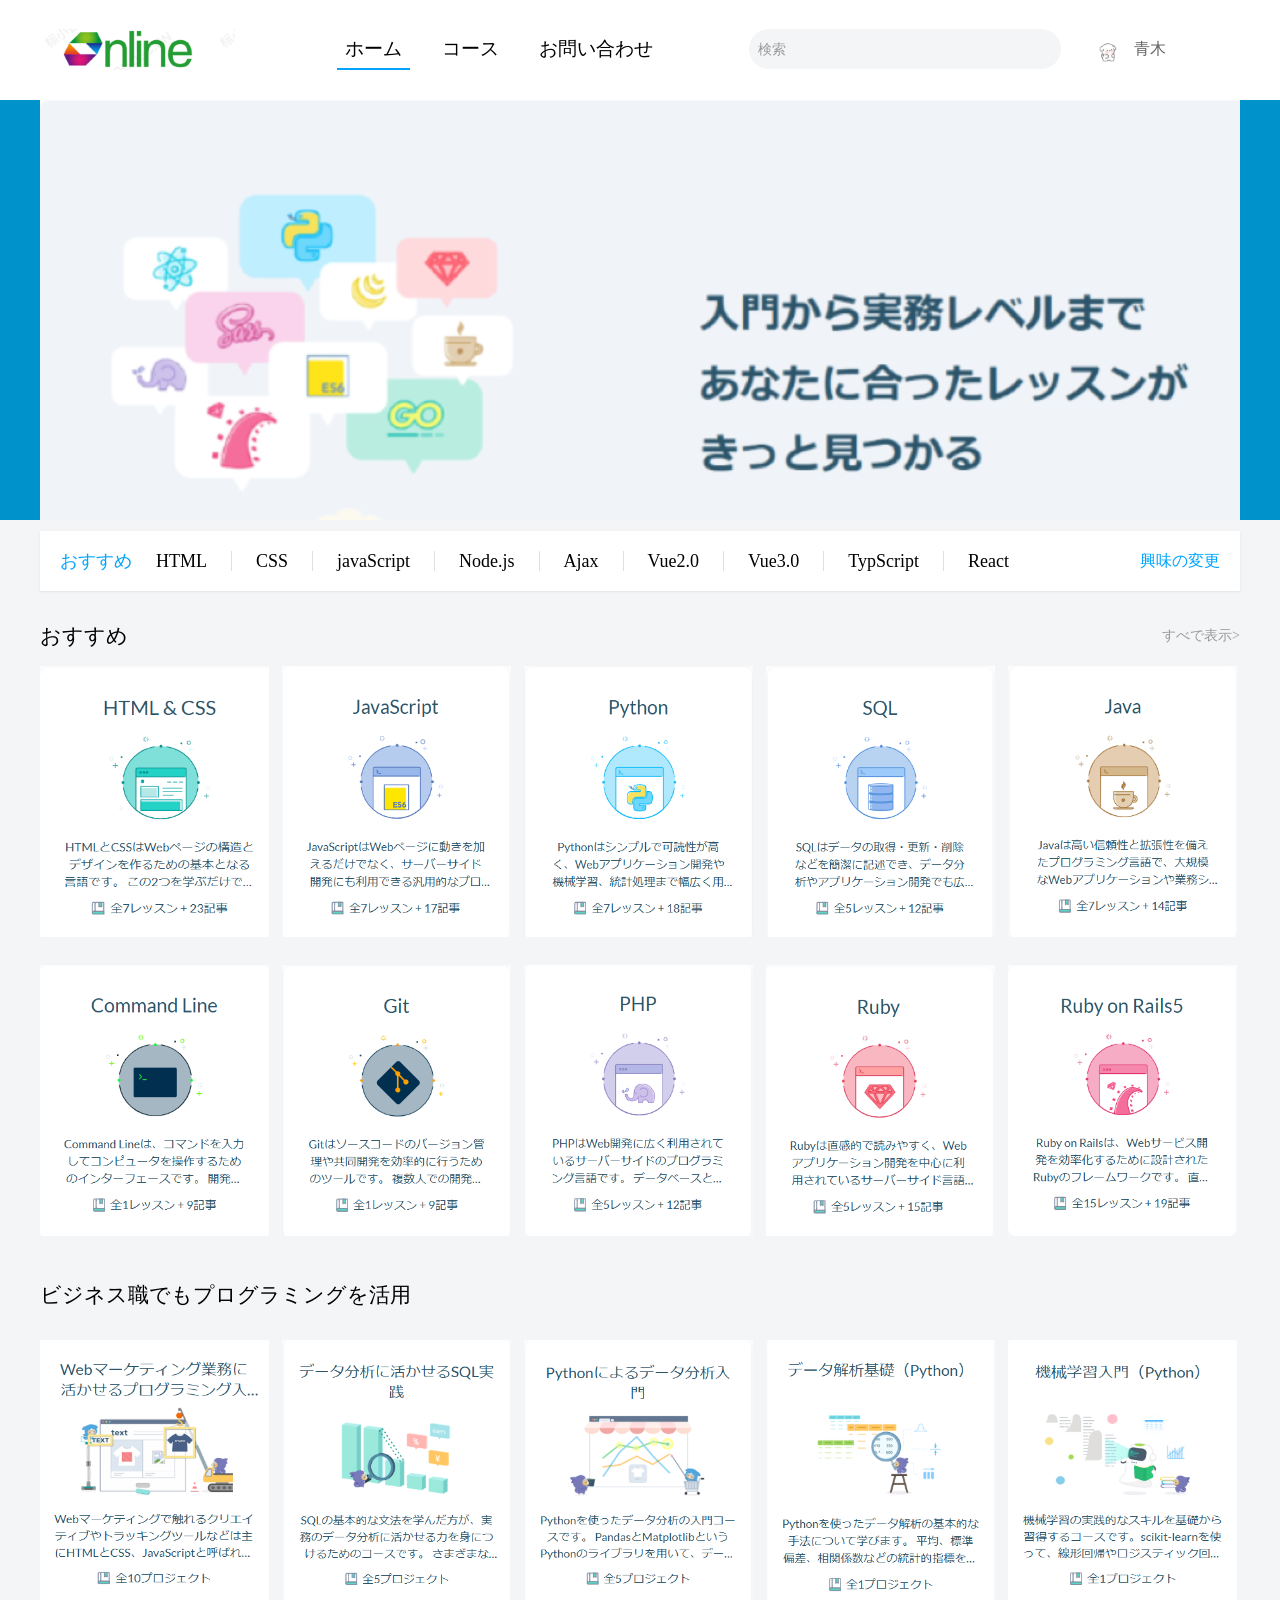
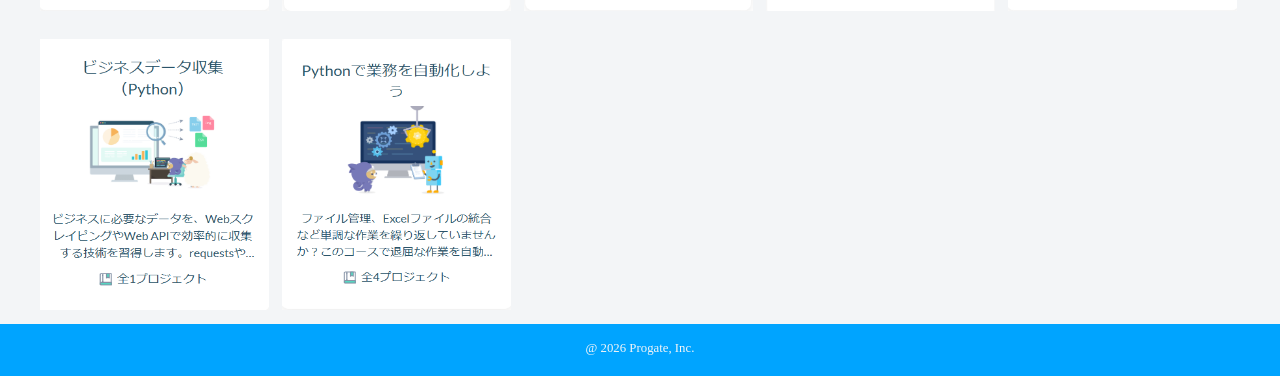
<file: index.html>
<!DOCTYPE html> 
<html lang="ja">
<head>
    <meta charset="UTF-8">
    <meta name="viewport" content="width=device-width, initial-scale=1.0">
    <title>オンラインで学ぶ</title>
    <link rel ="stylesheet" href="css/reset.css">
    <link rel ="stylesheet" href="css/style.css">
</head>
<body>
    <div class="header">
        <div class="wrapper">
            <div class="logo">
                <h1><a href="#">オンラインで学ぶ</a></h1>
            </div>
            <div class="nav">
                <ul>
                    <li><a href="#" class="active">ホーム</a></li>
                    <li><a href="#">コース</a></li>
                    <li><a href="#">お問い合わせ</a></li>
                </ul>
            </div>
            <div class="search">
                <input type="text" placeholder="検索" aria-label="検索">
                <span class="search-count" aria-live="polite"></span>
            </div>
            <div class="no-results" style="display:none; text-align:center; margin:12px 0; color:#666;">
                検索結果はありません
            </div>
            <div class="user">
                <a href="#">
                    <img src="images/tx.png" alt="プロフィール写真" width="30" height="30">
                    <span>青木</span>
                </a>
            </div>
        </div>
    </div>    
<div class="banner">
    <div class="wrapper"></div>
</div>
    <div class="recommend wrapper">
        <h3>おすすめ</h3>
        <ul>
            <li><a href="#">HTML</a></li>
            <li><a href="#">CSS</a></li>
            <li><a href="#">javaScript</a></li>
            <li><a href="#">Node.js</a></li>
            <li><a href="#">Ajax</a></li>
            <li><a href="#">Vue2.0</a></li>
            <li><a href="#">Vue3.0</a></li>
            <li><a href="#">TypScript</a></li>
            <li><a href="#">React</a></li>
        </ul>
        <a href="#" class="modify">興味の変更</a>
    </div>
    <div class="course wrapper">
        <div class="hd">
            <h3>おすすめ</h3>
            <a href="#" class="more">すべで表示></a>
        </div>
        <div class="bd">
            <ul>
                <li data-title="HTML & CSS入門">
                    <a href="https://prog-8.com/courses/html">
                        <div class="pic"><img src="./images/001.png"width="229" height="271 "></div>
                    </a>
                </li>
                <li data-title="JavaScript入門">
                    <a href="https://prog-8.com/courses/es6">
                        <div class="pic"><img src="./images/002.png"width="229" height="271 "></div>
                    </a>
                </li>
                <li data-title="Python入門">
                    <a href="https://prog-8.com/courses/python">
                        <div class="pic"><img src="./images/003.png"width="229" height="271 "></div>
                    </a>
                </li>
                <li data-title="SQL入門">
                    <a href="https://prog-8.com/courses/sql">
                        <div class="pic"><img src="./images/004.png"width="229" height="271 "></div>
                    </a>
                </li>
                <li data-title="Java入門">
                    <a href="https://prog-8.com/courses/java">
                        <div class="pic"><img src="./images/005.png"width="229" height="271 "></div>
                    </a>
                </li>
                <li data-title="Command Line入門">
                    <a href="https://prog-8.com/courses/commandline">
                        <div class="pic"><img src="./images/006.png"width="229" height="271 "></div>
                    </a>
                </li>
                <li data-title="Git入門">
                    <a href="https://prog-8.com/courses/git">
                        <div class="pic"><img src="./images/007.png"width="229" height="271 "></div>
                    </a>
                </li>
                <li data-title="PHP入門">
                    <a href="https://prog-8.com/courses/php">
                        <div class="pic"><img src="./images/008.png"width="229" height="271 "></div>
                    </a>
                </li>
                <li data-title="Ruby入門">
                    <a href="https://prog-8.com/courses/ruby">
                        <div class="pic"><img src="./images/009.png"width="229" height="271 "></div>
                    </a>
                </li>
                <li data-title="Ruby on Rails5入門">
                    <a href="https://prog-8.com/courses/rails5">
                        <div class="pic"><img src="./images/010.png"width="229" height="271 "></div>
                    </a>
                </li>
            </ul>
        </div>
        </div>
    </div>
    <div class="course wrapper">
        <div class="hd">
            <h3>ビジネス職でもプログラミングを活用</h3>
        </div>
    </div>
    <div class="course wrapper">
        <div class="bd">
            <ul>
                <li data-title="Webマーケティング業務に活かせるプログラミング入門 ">
                    <a href="https://prog-8.com/courses/beta/programming-intro-for-web-marketing">
                        <div class="pic"><img src="./images/1.png"width="229" height="271"></div>
                    </a>
                </li>
                <li data-title="データ分析に活かせるSQL実践">
                    <a href="https://prog-8.com/courses/beta/practical-sql-course-for-data-analysis">
                        <div class="pic"><img src="./images/2.png"width="229" height="271"></div>
                    </a>
                </li>
                <li data-title="Pythonによるデータ分析入門">
                    <a href="https://prog-8.com/courses/beta/introduction-to-data-analysis-with-python">
                        <div class="pic"><img src="./images/3.png"width="229" height="271"></div>
                    </a>
                </li>
                <li data-title="データ解析基礎(Python)">
                    <a href="https://prog-8.com/courses/beta/basics-of-data-analysis-with-python">
                        <div class="pic"><img src="./images/4.png"width="229" height="271"></div>
                    </a>
                </li>
                <li data-title="機械学習入門(Python)">
                    <a href="https://prog-8.com/courses/beta/introduction-to-machine-learning-with-python">
                        <div class="pic"><img src="./images/5.png"width="229" height="271"></div>
                    </a>
                </li>
                <li data-title="ビジネスデータ収集(Python)">
                    <a href="https://prog-8.com/courses/beta/techniques-for-data-collection-with-python">
                        <div class="pic"><img src="./images/6.png"width="229" height="271"></div>
                    </a>
                </li>
                <li data-title="Pythonで業務を自動化しよう">
                    <a href="https://prog-8.com/courses/beta/task-automation-with-python-for-enhancing-your-work">
                        <div class="pic"><img src="./images/7.png"width="229" height="271"></div>
                    </a>
                </li>
            </ul>
        </div>
    </div>
    <footer>
        <p><small>@ 2026 Progate, Inc.</small></p>
    </footer>
    <script src="js/script.js"></script>
</body>
</html>
</file>
<file: css/style.css>
/* ページ中央効果 */
.wrapper{
    margin: 0 auto;
    width: 1200px;
}

body{
    background-color: #f3f5f7;
}

/* 上部エリア */
.header{
    height: 100px;
    background-color:#fff; 
}

.header .wrapper{
    padding-top: 29px;
    display: flex;
}

/* logo */
.logo a{
    display: block;
    width: 195px;
    height:41px;
    background-image: url(../images/logo.png);
    font-size:0;
}

/* nav */
.nav{
margin-left:102px;
}

.nav ul{
    display: flex;
}

.nav li{
    margin-right: 24px;
}

.nav li a{
    display: block;
    padding: 6px 8px;
    line-height: 27px;
    font-size:19px;
}

/* actvieクラスセレクター。デフォルトで選択されるクラスは「a」です。 */
.nav li .active,
.nav li a:hover{
    border-bottom: 2px solid#00a4ff;
}

/* 検索 */
.search{
    display:flex;
    align-items: center; 
    margin-left: 64px;
    padding-left: 9px;
    padding-right: 12px;
    width: 312px;
    height: 40px;
    background-color: #f3f5f7;
    border-radius: 20px;
    box-sizing: border-box;
}

.search input{
    flex:1;
    border: 0;
    background-color: transparent;
    height:100%;
    outline: none;
    line-height: normal;
}

.search input::placeholder{
    font-size:14px;
    color:#999
}


.user{
    display:flex;
    align-items: center;
    margin-left: 32px;
    margin-top: 0;
}

.user a{
    display: flex;
    align-items: center;
    gap: 9px;
    text-decoration: none;
    color: inherit;
}

.user img{
    /* インラインブロックとインライン垂直配置 */
    width: 32px;
    height: 32px;
    border-radius: 50%;
    object-fit: cover;
    display: block;
}

.user span{
    font-size:16px;
    color: #666;
}
/* bannerエリア */
.banner{
    height:420px;
    background-color: #0092cb;
}

.banner .wrapper{
    height: 420px;
    background-image: url(../images/01.png);
}

/* おすすめ */
.recommend{
    display: flex;
    margin-top: 11px;
    padding: 0 20px;
    height: 60px;
    background-color: #fff;
    box-shadow:0px 1px 2px 0px rgba(211,211,211,0.5);
    line-height: 60px;
}

.recommend h3{
    font-size:18px;
    color:#00a4ff;
    font-weight:400;
}

.recommend ul{
    display:flex;
    flex:1;
}

.recommend ul li a{
    padding:0 24px;
    border-right:1px solid #e0e0e0;
    font-size:18px;
}

.recommend ul li:last-child a{
    border-right:0;
}
.recommend .modify{
    font-size:16px;
    color:#00a4ff;
}

/* お勧め授業 */
.course{
    margin-top: 15px;
}

.hd{
    display:flex;
    justify-content: space-between;
    height: 60px;
    line-height: 60px;
}

.hd h3{
    font-size:21px;
    font-size:400;
}

.hd .more{
    font-size:14px;
    color:#999;
}

/* 授業の内容 */
.bd li{
    margin-bottom:14px;
    width: 228px;
    height: 271px;
    background-color: #00a4ff;
}

.bd ul{
    display: flex;
    flex-wrap:wrap;
    justify-content:flex-start;
    gap:14px;
}

.bd li .pic{
    height:115px;
    background-color: #fff;
    width:128px;
    height:171px;
}

footer{
    background-color: #00a4ff;
    color:#f3f5f7;
    text-align: center;
    padding:14px 10px 20px;
}

.search { display:flex; align-items:center; gap:8px; }
.search-count { font-size:13px; color:#666; margin-left:6px; }
.no-results { font-size:14px; }
</file>
